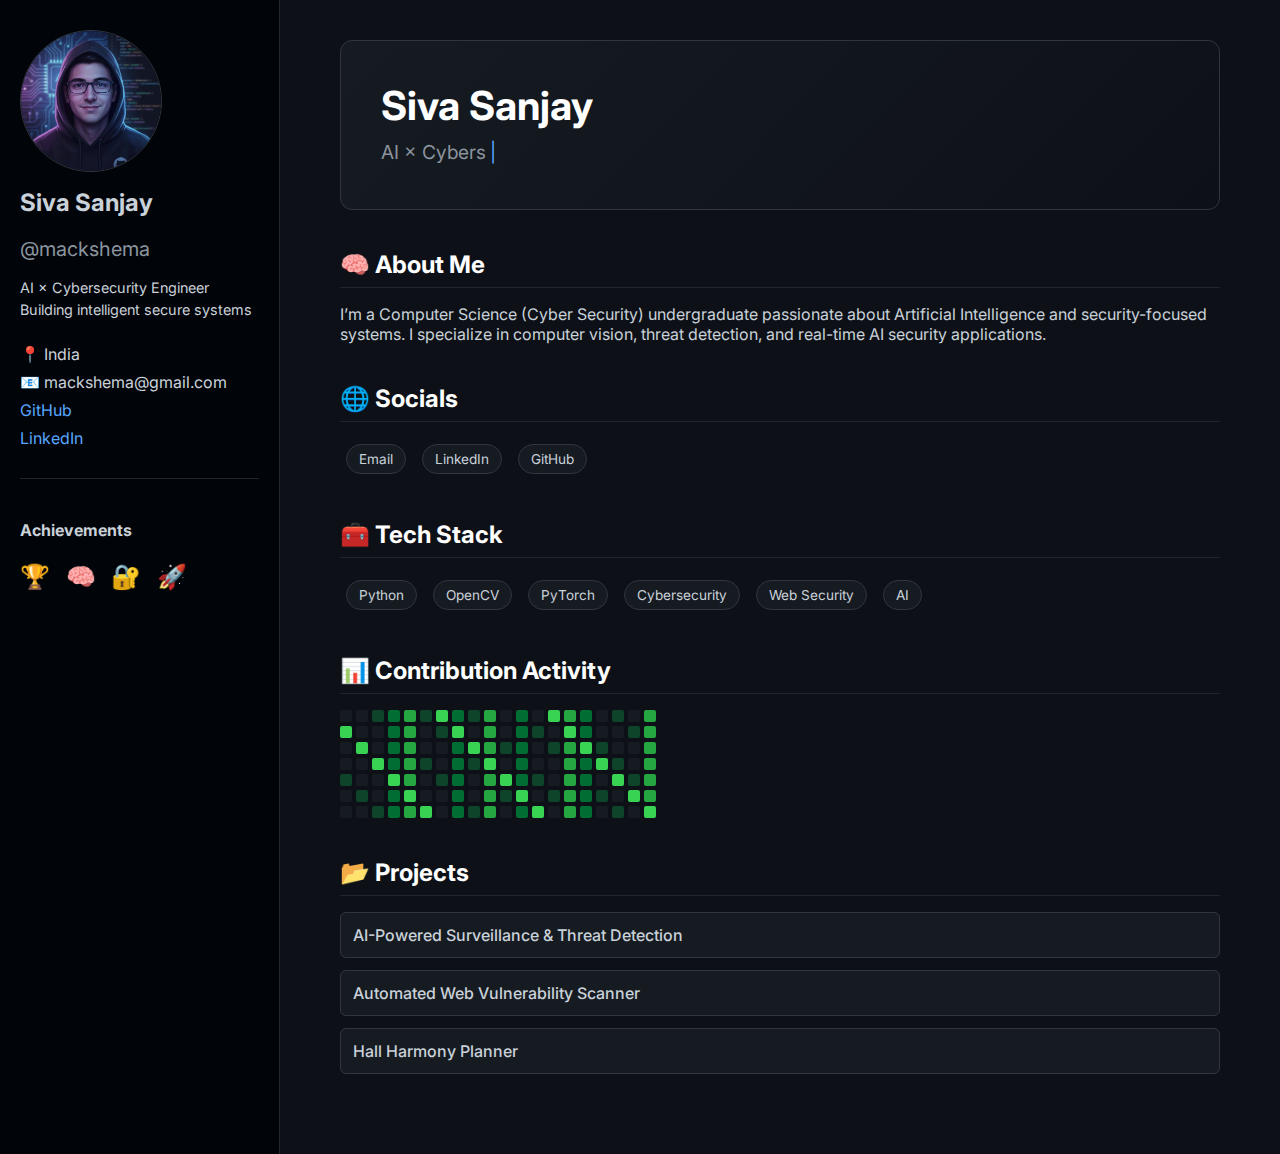
<file: index.html>
<!DOCTYPE html>
<html lang="en">

<head>
    <meta charset="UTF-8">
    <meta name="viewport" content="width=device-width, initial-scale=1.0">
    <title>Siva Sanjay - AI × Cybersecurity Engineer</title>
    <link rel="stylesheet" href="style.css">
    <link rel="preconnect" href="https://fonts.googleapis.com">
    <link rel="preconnect" href="https://fonts.gstatic.com" crossorigin>
    <link href="https://fonts.googleapis.com/css2?family=Inter:wght@400;500;600;700&display=swap" rel="stylesheet">
</head>

<body>
    <div class="github-layout">

        <!-- LEFT SIDEBAR -->
        <aside class="sidebar">
            <img src="assets/profile.png" alt="Profile Picture" class="profile-pic" />

            <h2>Siva Sanjay</h2>
            <p class="username">@mackshema</p>

            <p class="status">
                AI × Cybersecurity Engineer<br>
                Building intelligent secure systems
            </p>

            <div class="sidebar-links">
                <p>📍 India</p>
                <p>📧 mackshema@gmail.com</p>
                <a href="https://github.com/mackshema">GitHub</a>
                <a href="https://www.linkedin.com/in/siva-sanjay-muthu-t-823318304">LinkedIn</a>
            </div>

            <div class="achievements">
                <h4>Achievements</h4>
                <div class="badges">
                    🏆 🧠 🔐 🚀
                </div>
            </div>
        </aside>

        <!-- MAIN CONTENT -->
        <main class="content">

            <!-- HEADER / BANNER -->
            <section class="banner">
                <h1>Siva Sanjay</h1>
                <p id="typing" style="min-height: 1.5em;"></p>
            </section>

            <!-- ABOUT -->
            <section class="block">
                <h3>🧠 About Me</h3>
                <p>
                    I’m a Computer Science (Cyber Security) undergraduate passionate about
                    Artificial Intelligence and security-focused systems.
                    I specialize in computer vision, threat detection,
                    and real-time AI security applications.
                </p>
            </section>

            <!-- SOCIALS -->
            <section class="block">
                <h3>🌐 Socials</h3>
                <div class="social-chips">
                    <span>Email</span>
                    <span>LinkedIn</span>
                    <span>GitHub</span>
                </div>
            </section>

            <!-- TECH STACK -->
            <section class="block">
                <h3>🧰 Tech Stack</h3>
                <div class="tech-stack">
                    <span>Python</span>
                    <span>OpenCV</span>
                    <span>PyTorch</span>
                    <span>Cybersecurity</span>
                    <span>Web Security</span>
                    <span>AI</span>
                </div>
            </section>

            <!-- CONTRIBUTION ACTIVITY -->
            <section class="block">
                <h3>📊 Contribution Activity</h3>
                <div class="contrib-grid">
                    <div class="cell"></div>
                    <div class="cell"></div>
                    <div class="cell"></div>
                    <div class="cell"></div>
                    <div class="cell"></div>
                    <div class="cell"></div>
                    <div class="cell"></div>
                    <div class="cell"></div>
                    <div class="cell"></div>
                    <div class="cell"></div>
                    <div class="cell"></div>
                    <div class="cell"></div>
                    <div class="cell"></div>
                    <div class="cell"></div>
                    <div class="cell"></div>
                    <div class="cell"></div>
                    <div class="cell"></div>
                    <div class="cell"></div>
                    <div class="cell"></div>
                    <div class="cell"></div>
                    <div class="cell"></div>
                    <div class="cell"></div>
                    <div class="cell"></div>
                    <div class="cell"></div>
                    <div class="cell"></div>
                    <div class="cell"></div>
                    <div class="cell"></div>
                    <div class="cell"></div>
                    <div class="cell"></div>
                    <div class="cell"></div>
                    <div class="cell"></div>
                    <div class="cell"></div>
                    <div class="cell"></div>
                    <div class="cell"></div>
                    <div class="cell"></div>
                    <div class="cell"></div>
                    <div class="cell"></div>
                    <div class="cell"></div>
                    <div class="cell"></div>
                    <div class="cell"></div>
                    <div class="cell"></div>
                    <div class="cell"></div>
                    <div class="cell"></div>
                    <div class="cell"></div>
                    <div class="cell"></div>
                    <div class="cell"></div>
                    <div class="cell"></div>
                    <div class="cell"></div>
                    <div class="cell"></div>
                    <div class="cell"></div>
                    <div class="cell"></div>
                    <div class="cell"></div>
                    <div class="cell"></div>
                    <div class="cell"></div>
                    <div class="cell"></div>
                    <div class="cell"></div>
                    <div class="cell"></div>
                    <div class="cell"></div>
                    <div class="cell"></div>
                    <div class="cell"></div>
                    <div class="cell"></div>
                    <div class="cell"></div>
                    <div class="cell"></div>
                    <div class="cell"></div>
                    <div class="cell"></div>
                    <div class="cell"></div>
                    <div class="cell"></div>
                    <div class="cell"></div>
                    <div class="cell"></div>
                    <div class="cell"></div>
                    <div class="cell"></div>
                    <div class="cell"></div>
                    <div class="cell"></div>
                    <div class="cell"></div>
                    <div class="cell"></div>
                    <div class="cell"></div>
                    <div class="cell"></div>
                    <div class="cell"></div>
                    <div class="cell"></div>
                    <div class="cell"></div>
                    <div class="cell"></div>
                    <div class="cell"></div>
                    <div class="cell"></div>
                    <div class="cell"></div>
                    <div class="cell"></div>
                    <div class="cell"></div>
                    <div class="cell"></div>
                    <div class="cell"></div>
                    <div class="cell"></div>
                    <div class="cell"></div>
                    <div class="cell"></div>
                    <div class="cell"></div>
                    <div class="cell"></div>
                    <div class="cell"></div>
                    <div class="cell"></div>
                    <div class="cell"></div>
                    <div class="cell"></div>
                    <div class="cell"></div>
                    <div class="cell"></div>
                    <div class="cell"></div>
                    <div class="cell"></div>
                    <div class="cell"></div>
                    <div class="cell"></div>
                    <div class="cell"></div>
                    <div class="cell"></div>
                    <div class="cell"></div>
                    <div class="cell"></div>
                    <div class="cell"></div>
                    <div class="cell"></div>
                    <div class="cell"></div>
                    <div class="cell"></div>
                    <div class="cell"></div>
                    <div class="cell"></div>
                    <div class="cell"></div>
                    <div class="cell"></div>
                    <div class="cell"></div>
                    <div class="cell"></div>
                    <div class="cell"></div>
                    <div class="cell"></div>
                    <div class="cell"></div>
                    <div class="cell"></div>
                    <div class="cell"></div>
                    <div class="cell"></div>
                    <div class="cell"></div>
                    <div class="cell"></div>
                    <div class="cell"></div>
                    <div class="cell"></div>
                    <div class="cell"></div>
                    <div class="cell"></div>
                    <div class="cell"></div>
                    <div class="cell"></div>
                    <div class="cell"></div>
                    <div class="cell"></div>
                    <div class="cell"></div>
                    <div class="cell"></div>
                    <div class="cell"></div>
                    <div class="cell"></div>
                    <div class="cell"></div>
                    <div class="cell"></div>
                    <div class="cell"></div>
                </div>
            </section>

            <!-- PROJECTS -->
            <section class="block">
                <h3>📂 Projects</h3>

                <details>
                    <summary>AI-Powered Surveillance & Threat Detection</summary>
                    <p>
                        Real-time AI system detecting violence, weapons, and fire using
                        computer vision and deep learning.
                    </p>
                </details>

                <details>
                    <summary>Automated Web Vulnerability Scanner</summary>
                    <p>
                        Tool to identify XSS and SQL Injection vulnerabilities
                        with structured reporting.
                    </p>
                </details>

                <details>
                    <summary>Hall Harmony Planner</summary>
                    <p>
                        Smart exam hall seat allocation system using constraint logic.
                    </p>
                </details>
            </section>

        </main>
    </div>
    <script src="script.js"></script>
</body>

</html>
</file>
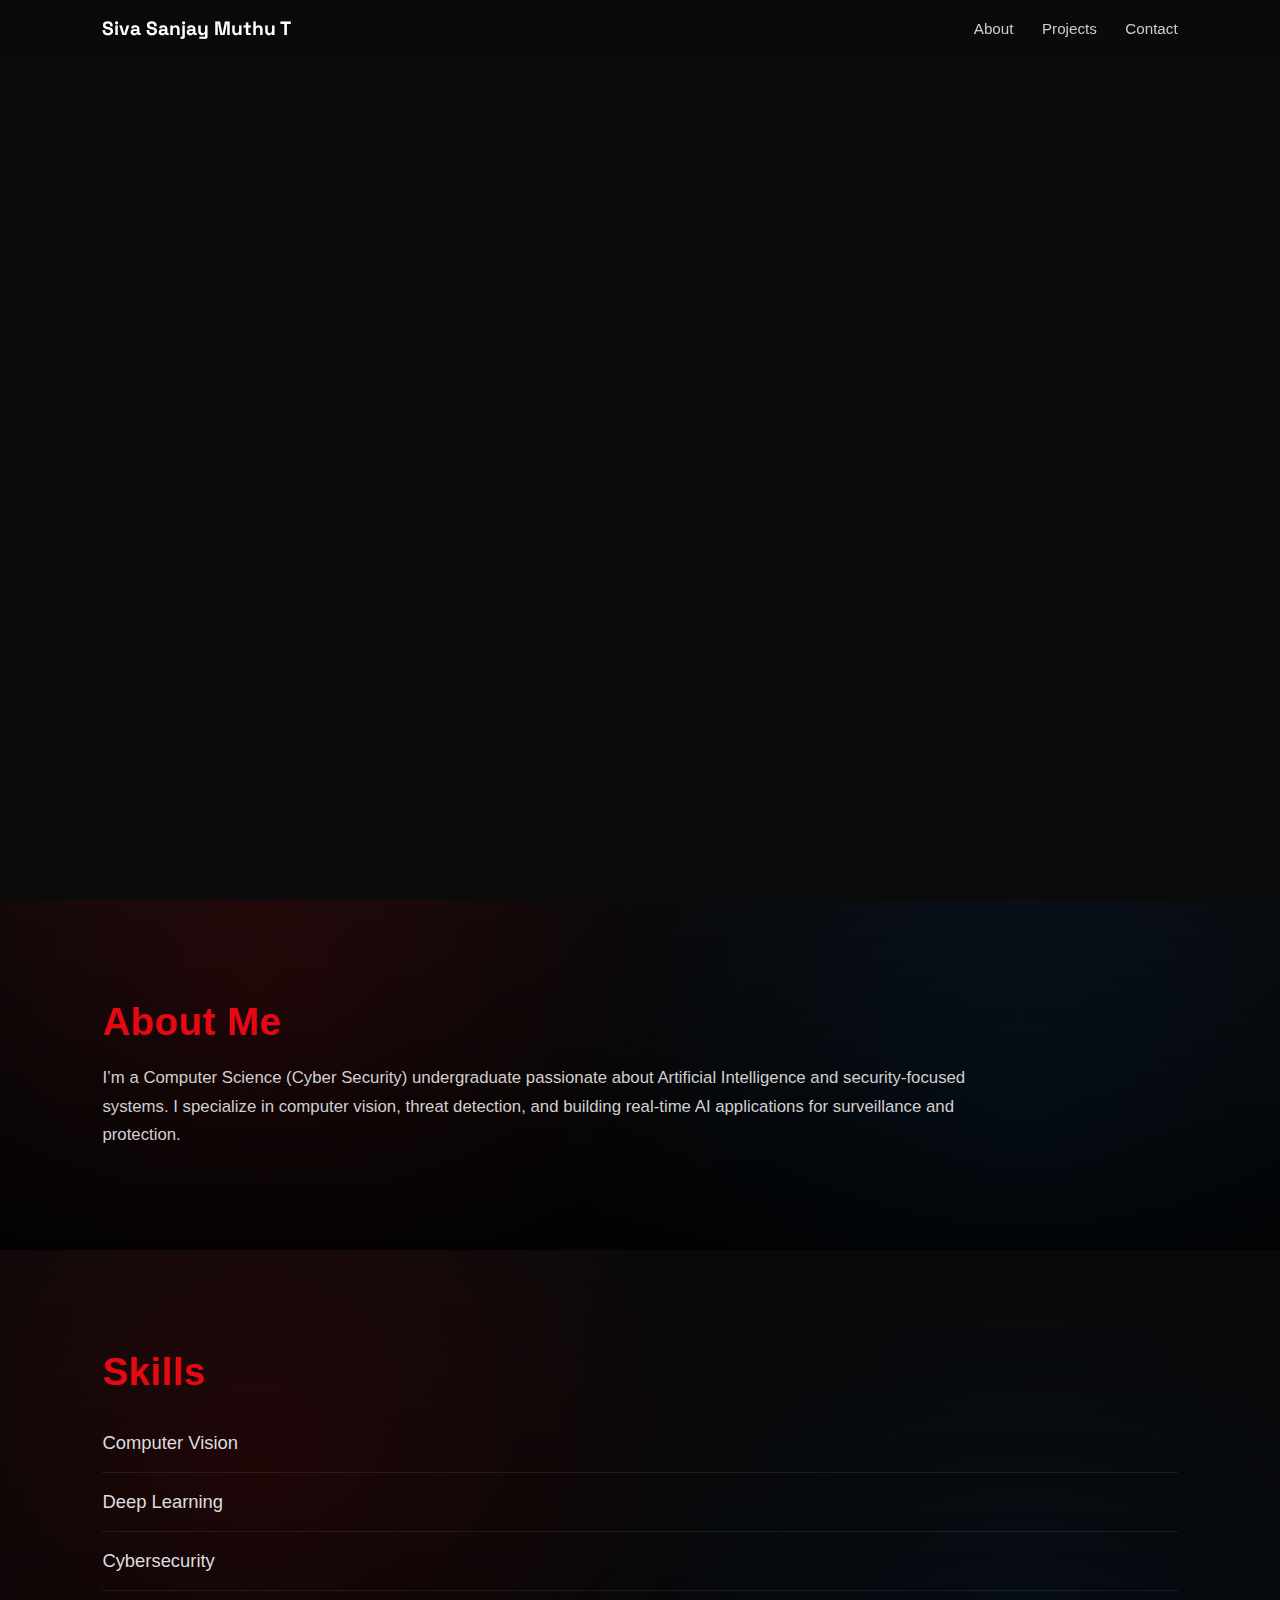
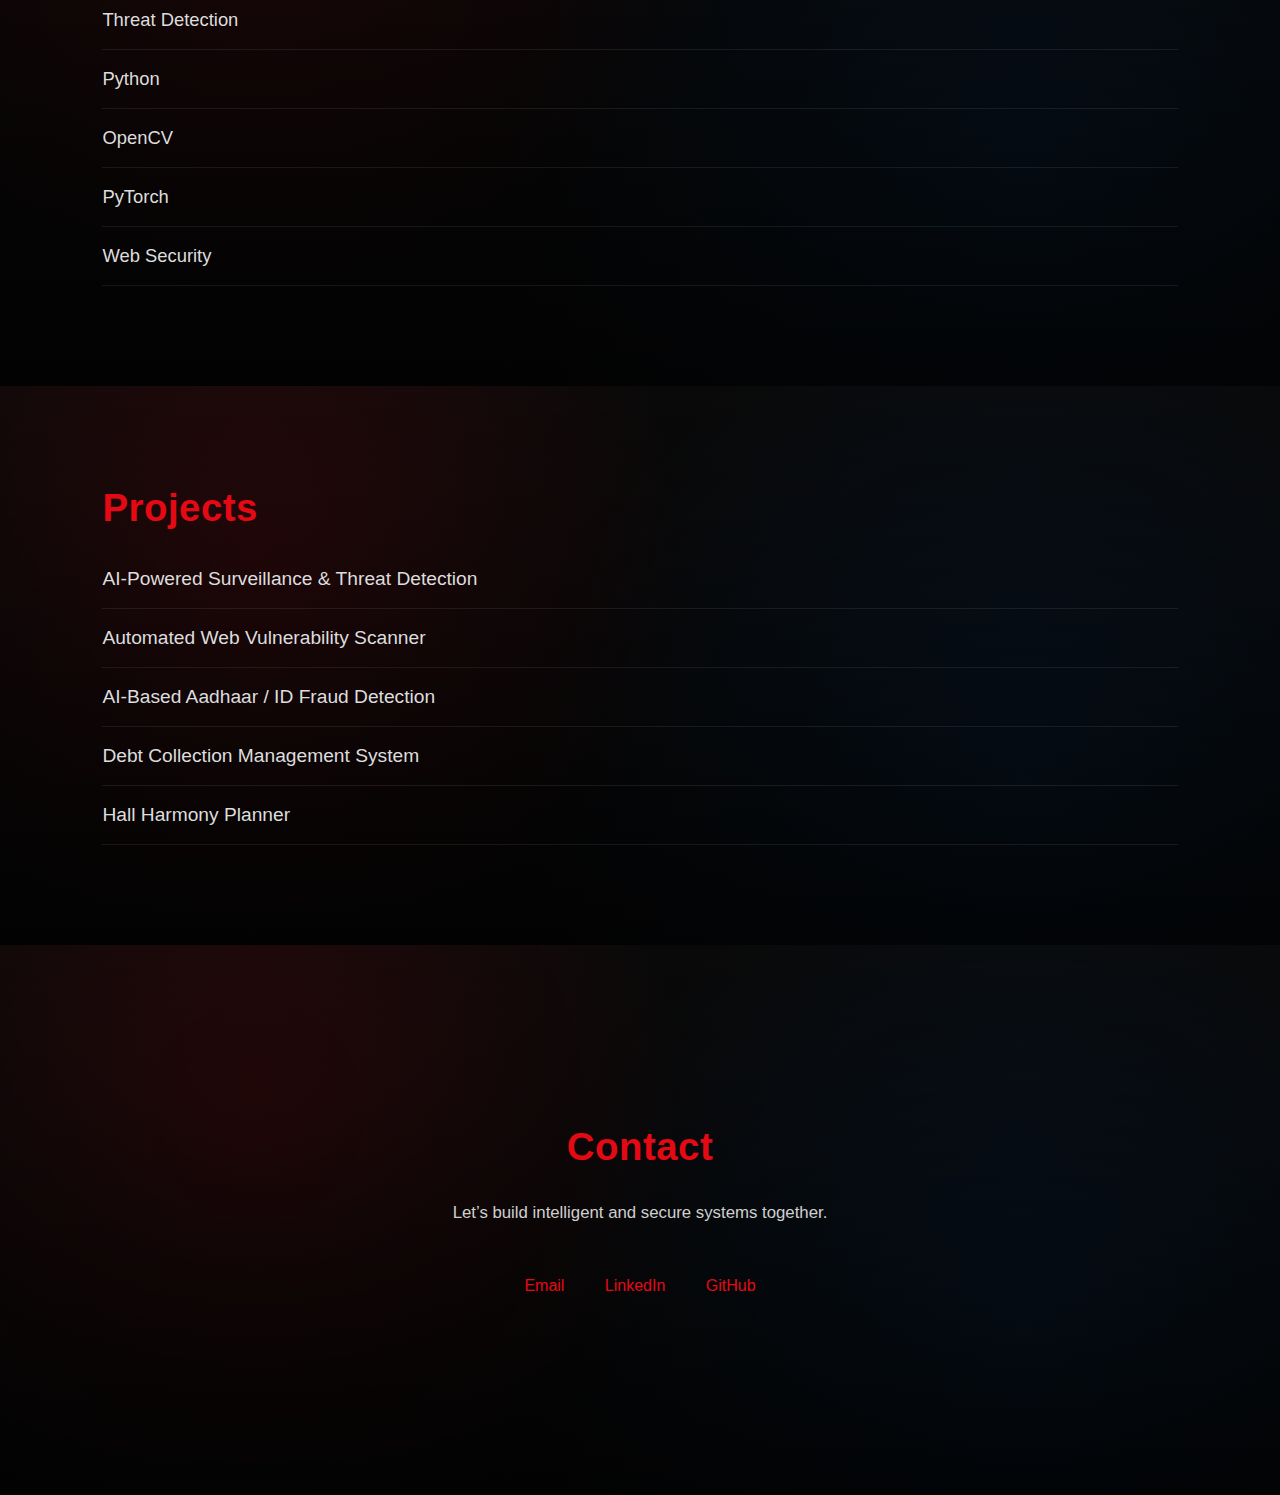
<file: portfolio/index.html>
<!DOCTYPE html>
<html lang="en">

<head>
    <meta charset="UTF-8" />
    <meta name="viewport" content="width=device-width, initial-scale=1.0" />
    <title>Siva Sanjay | AI × Cybersecurity</title>
    <link rel="preconnect" href="https://fonts.googleapis.com">
    <link rel="preconnect" href="https://fonts.gstatic.com" crossorigin>
    <link
        href="https://fonts.googleapis.com/css2?family=Inter:wght@400;500;600;700&family=Space+Grotesk:wght@500;600;700&display=swap"
        rel="stylesheet">
    <link rel="stylesheet" href="style.css" />
</head>

<body>

    <!-- NAVBAR -->
    <header class="navbar">
        <div class="nav-logo">Siva Sanjay Muthu T</div>
        <nav>
            <a href="#about">About</a>
            <a href="#projects">Projects</a>
            <a href="#contact">Contact</a>
        </nav>
    </header>

    <!-- HERO SECTION -->
    <section class="hero page-intro">
        <div class="hero-text">
            <h1>Hi, I’m <span>Siva Sanjay</span></h1>
            <h2>AI × Cybersecurity Engineer</h2>

            <p id="typing"></p>

            <div class="buttons">
                <a href="#projects">View Projects</a>
                <a href="#contact" class="outline">Contact Me</a>
            </div>
        </div>

        <div class="hero-image">
            <img src="assets/profile.png" alt="Siva Sanjay">
        </div>
    </section>

    <!-- ABOUT & SKILLS PAGE -->
    <section id="about" class="section reveal">
        <h2>About Me</h2>
        <p>
            I’m a Computer Science (Cyber Security) undergraduate passionate about
            Artificial Intelligence and security-focused systems. I specialize in
            computer vision, threat detection, and building real-time AI applications
            for surveillance and protection.
        </p>
    </section>

    <!-- SKILLS SECTION -->
    <section class="section reveal">
        <h2>Skills</h2>

        <div class="skill-item">
            <div class="skill-title">Computer Vision</div>
            <div class="skill-desc">
                Used to analyze live video feeds for surveillance, threat detection,
                and behavioral pattern recognition.
            </div>
        </div>

        <div class="skill-item">
            <div class="skill-title">Deep Learning</div>
            <div class="skill-desc">
                Applied deep learning models for object detection, age estimation,
                and real-time AI systems.
            </div>
        </div>

        <div class="skill-item">
            <div class="skill-title">Cybersecurity</div>
            <div class="skill-desc">
                Hands-on experience in network security, vulnerability analysis,
                and secure system design.
            </div>
        </div>

        <div class="skill-item">
            <div class="skill-title">Threat Detection</div>
            <div class="skill-desc">
                Built AI systems capable of detecting violence, weapons,
                and suspicious activities in real time.
            </div>
        </div>

        <div class="skill-item">
            <div class="skill-title">Python</div>
            <div class="skill-desc">
                Primary language used for AI development, automation,
                and security-focused applications.
            </div>
        </div>

        <div class="skill-item">
            <div class="skill-title">OpenCV</div>
            <div class="skill-desc">
                Used for real-time image processing and video-based
                computer vision applications.
            </div>
        </div>

        <div class="skill-item">
            <div class="skill-title">PyTorch</div>
            <div class="skill-desc">
                Framework used to train and deploy deep learning models
                for vision-based tasks.
            </div>
        </div>

        <div class="skill-item">
            <div class="skill-title">Web Security</div>
            <div class="skill-desc">
                Experience testing web vulnerabilities such as
                XSS and SQL Injection.
            </div>
        </div>
    </section>

    <!-- PROJECTS -->
    <section id="projects" class="section reveal">
        <h2>Projects</h2>

        <div class="project-item">
            <div class="project-title">AI-Powered Surveillance & Threat Detection</div>
            <div class="project-desc">
                AI-driven surveillance system that detects violence, weapons, and fire
                in real time for public safety and monitored environments.
            </div>
        </div>

        <div class="project-item">
            <div class="project-title">Automated Web Vulnerability Scanner</div>
            <div class="project-desc">
                Automated tool for identifying XSS and SQL injection vulnerabilities
                with structured security reports.
            </div>
        </div>

        <div class="project-item">
            <div class="project-title">AI-Based Aadhaar / ID Fraud Detection</div>
            <div class="project-desc">
                Biometric consistency verification system designed to flag
                identity misuse and fraud.
            </div>
        </div>

        <div class="project-item">
            <div class="project-title">Debt Collection Management System</div>
            <div class="project-desc">
                Full-stack system to manage debts, payments, and customer workflows
                with secure role-based access.
            </div>
        </div>

        <div class="project-item">
            <div class="project-title">Hall Harmony Planner</div>
            <div class="project-desc">
                Smart exam hall seat allocation system with constraint-based logic
                and visual layout generation.
            </div>
        </div>
    </section>

    <!-- CONTACT -->
    <section id="contact" class="section contact-section reveal">
        <h2>Contact</h2>

        <p class="contact-text">
            Let’s build intelligent and secure systems together.
        </p>

        <div class="contact-links">
            <a href="mailto:mackshema@gmail.com">Email</a>
            <a href="https://www.linkedin.com/in/siva-sanjay-muthu-t-823318304?utm_source=share&utm_campaign=share_via&utm_content=profile&utm_medium=android_app"
                target="_blank">
                LinkedIn
            </a>
            <a href="https://github.com/mackshema" target="_blank">
                GitHub
            </a>
        </div>
    </section>

    <script src="script.js"></script>
</body>

</html>
</file>
<file: style.css>
body {
  margin: 0;
  font-family: 'Inter', sans-serif;
  background: #0d1117;
  color: #c9d1d9;
}

.github-layout {
  display: grid;
  grid-template-columns: 280px 1fr;
  min-height: 100vh;
}

/* SIDEBAR */
.sidebar {
  background: #010409;
  padding: 30px 20px;
  border-right: 1px solid #21262d;
}

.profile-pic {
  width: 140px;
  height: 140px;
  /* Added height to ensure circular aspect ratio if image isn't square */
  object-fit: cover;
  /* Ensure image covers the circle */
  border-radius: 50%;
  display: block;
  margin-bottom: 16px;
  border: 1px solid #30363d;
  /* Optional: adds a subtle border like GitHub */
}

.username {
  color: #8b949e;
  font-size: 1.25rem;
  /* Adjusted for better visibility */
  margin-bottom: 16px;
}

.sidebar h2 {
  margin-top: 0;
  margin-bottom: 4px;
  /* Tighter spacing */
  font-size: 1.5rem;
}

.status {
  font-size: 0.9rem;
  margin: 16px 0;
  line-height: 1.5;
}

.sidebar-links {
  margin-top: 24px;
}

.sidebar-links p {
  margin: 8px 0;
  display: flex;
  align-items: center;
  gap: 8px;
  /* Space between icon and text */
}

.sidebar-links a {
  display: block;
  color: #58a6ff;
  text-decoration: none;
  margin: 8px 0;
}

.sidebar-links a:hover {
  text-decoration: underline;
}

/* CONTENT */
.content {
  padding: 40px 60px;
}

.banner {
  background: linear-gradient(135deg, #161b22, #0d1117);
  padding: 40px;
  /* increased padding */
  border-radius: 12px;
  margin-bottom: 40px;
  border: 1px solid #30363d;
}

.banner h1 {
  margin-top: 0;
  margin-bottom: 10px;
  font-size: 2.5rem;
  color: #fff;
}

.banner p {
  margin: 0;
  font-size: 1.2rem;
  color: #8b949e;
}

.block {
  margin-bottom: 40px;
}

.block h3 {
  margin-bottom: 16px;
  font-size: 1.5rem;
  border-bottom: 1px solid #21262d;
  padding-bottom: 8px;
  color: #fff;
}

/* CHIPS */
.social-chips span,
.tech-stack span {
  display: inline-block;
  background: #161b22;
  border: 1px solid #30363d;
  padding: 6px 12px;
  border-radius: 20px;
  margin: 6px;
  font-size: 0.85rem;
  color: #c9d1d9;
  transition: all 0.2s ease;
}

.social-chips span:hover,
.tech-stack span:hover {
  background: #21262d;
  border-color: #8b949e;
  color: #58a6ff;
  cursor: default;
}

.achievements {
  margin-top: 30px;
  border-top: 1px solid #21262d;
  padding-top: 20px;
}

.badges {
  font-size: 1.5rem;
  letter-spacing: 0.2em;
}

/* TYPING EFFECT */
#typing::after {
  content: "|";
  margin-left: 4px;
  animation: blink 1s infinite;
  color: #58a6ff;
}

@keyframes blink {
  50% {
    opacity: 0;
  }
}

/* CONTRIBUTION GRID */
.contrib-grid {
  display: grid;
  grid-template-columns: repeat(20, 12px);
  gap: 4px;
  margin-top: 16px;
}

.cell {
  width: 12px;
  height: 12px;
  background: #161b22;
  border-radius: 2px;
}

/* Simulated activity levels */
.cell:nth-child(3n) {
  background: #0e4429;
}

.cell:nth-child(4n) {
  background: #006d32;
}

.cell:nth-child(5n) {
  background: #26a641;
}

.cell:nth-child(7n) {
  background: #39d353;
}

/* PROJECTS */
details {
  background: #161b22;
  border: 1px solid #30363d;
  border-radius: 6px;
  padding: 12px;
  margin-bottom: 12px;
}

summary {
  cursor: pointer;
  font-weight: 500;
  color: #c9d1d9;
  list-style: none;
  /* Hide default triangle in some browsers if desired, but keeping default is fine too. GitHub uses custom arrows. */
}

/* Custom arrow styling if standard list-style isn't enough, but user didn't ask for it. 
   Keeping it simple as requested. */

details p {
  margin: 12px 0 0 0;
  color: #8b949e;
  font-size: 0.95rem;
  line-height: 1.5;
}

/* RESPONSIVE / MOBILE */
@media (max-width: 900px) {
  .github-layout {
    grid-template-columns: 1fr;
  }

  .sidebar {
    border-right: none;
    border-bottom: 1px solid #21262d;
  }

  .content {
    padding: 30px 20px;
  }

  .profile-pic {
    width: 110px;
    height: 110px;
  }

  .banner h1 {
    font-size: 2rem;
  }
}
</file>
<file: portfolio/style.css>
* {
    margin: 0;
    padding: 0;
    box-sizing: border-box;
    font-family: "Segoe UI", sans-serif;
}

/* FONTS */
body {
    font-family: "Inter", sans-serif;
    background: #0b0b0b;
    color: #ffffff;
}

/* NAVBAR */
.navbar {
    position: fixed;
    top: 0;
    width: 100%;
    padding: 16px 8%;
    display: flex;
    justify-content: space-between;
    align-items: center;
    background: rgba(10, 10, 10, 0.65);
    backdrop-filter: blur(6px);
    z-index: 1000;
    transition: background 0.3s ease;
}

.navbar.scrolled {
    background: rgba(10, 10, 10, 0.85);
}

.nav-logo {
    font-weight: 700;
    font-size: 1.2rem;
    font-family: "Space Grotesk", sans-serif;
}

.navbar a {
    margin-left: 24px;
    color: #ccc;
    text-decoration: none;
    font-weight: 500;
    font-size: 0.95rem;
    transition: color 0.3s ease;
}

.navbar a:hover {
    color: #fff;
}

/* PAGE LOAD INTRO */
.page-intro {
    opacity: 0;
    transform: translateY(20px);
    animation: pageIntro 0.8s ease forwards;
}

@keyframes pageIntro {
    to {
        opacity: 1;
        transform: translateY(0);
    }
}

.hero h1,
.hero h2 {
    font-family: "Space Grotesk", sans-serif;
}

/* HERO SECTION - CINEMATIC */
.hero {
    position: relative;
    overflow: hidden;
    min-height: 100vh;
    display: flex;
    align-items: center;
    justify-content: space-between;
    /* Ensure layout is spaced */
    padding: 60px;
}

/* CINEMATIC BACKGROUND LIGHT */
.hero::before {
    content: "";
    position: absolute;
    inset: 0;
    background:
        radial-gradient(circle at 70% 40%, rgba(229, 9, 20, 0.28), transparent 42%),
        radial-gradient(circle at 30% 60%, rgba(0, 120, 255, 0.18), transparent 45%);
    z-index: 0;
}

/* CINEMATIC GRAIN */
.hero::after {
    content: "";
    position: absolute;
    inset: 0;
    background-image: url("data:image/svg+xml,%3Csvg xmlns='http://www.w3.org/2000/svg' width='120' height='120'%3E%3Cfilter id='n'%3E%3CfeTurbulence type='fractalNoise' baseFrequency='0.8' numOctaves='4' stitchTiles='stitch'/%3E%3C/filter%3E%3Crect width='120' height='120' filter='url(%23n)' opacity='0.035'/%3E%3C/svg%3E");
    pointer-events: none;
    z-index: 1;
}

.hero-text {
    max-width: 600px;
    position: relative;
    z-index: 2;
}

.hero-text h1 {
    font-size: 3.5rem;
}

.hero-text h1 span {
    color: #e50914;
}

.hero-text h2 {
    margin: 10px 0;
    color: #aaaaaa;
}

.hero-text p {
    margin: 20px 0;
    line-height: 1.6;
    color: #cccccc;
}

.buttons a {
    text-decoration: none;
    padding: 12px 25px;
    margin-right: 10px;
    background: #e50914;
    color: white;
    border-radius: 4px;
}

.buttons .outline {
    background: transparent;
    border: 1px solid #e50914;
}

/* HERO IMAGE */
.hero-image {
    position: relative;
    z-index: 2;
}

.hero-image img {
    width: 380px;
    max-width: 90vw;
    border-radius: 16px;
    box-shadow:
        0 0 60px rgba(229, 9, 20, 0.45),
        0 0 140px rgba(0, 0, 0, 0.9);
}

/* MOBILE OPTIMIZATION */
@media (max-width: 768px) {
    .hero {
        flex-direction: column;
        text-align: center;
        padding-top: 120px;
    }

    .hero-image {
        margin-top: 40px;
    }

    .hero-image img {
        width: 280px;
    }

    .hero-text h1 {
        font-size: 2.5rem;
    }
}

/* NETFLIX STYLE BACKGROUND */
.section {
    position: relative;
    padding: 100px 8%;
    overflow: hidden;
    background: #0b0b0b;
}

/* CINEMATIC GRADIENT LAYERS */
.section::before {
    content: "";
    position: absolute;
    inset: 0;
    background:
        radial-gradient(circle at 20% 30%, rgba(229, 9, 20, 0.18), transparent 40%),
        radial-gradient(circle at 80% 70%, rgba(0, 120, 255, 0.14), transparent 45%);
    z-index: 0;
}

.section::after {
    content: "";
    position: absolute;
    inset: 0;
    background: linear-gradient(to bottom,
            rgba(0, 0, 0, 0.2),
            rgba(0, 0, 0, 0.8));
    z-index: 0;
}

/* CONTENT ABOVE BACKGROUND */
.section>* {
    position: relative;
    z-index: 1;
}

.section h2 {
    font-size: 2.4rem;
    color: #e50914;
    margin-bottom: 20px;
    letter-spacing: 0.5px;
}

.section p {
    max-width: 900px;
    line-height: 1.7;
    color: #d0d0d0;
    font-size: 1.05rem;
}

/* SKILLS - DROPDOWN STYLE */
.skill-item {
    border-bottom: 1px solid rgba(255, 255, 255, 0.08);
    padding: 18px 0;
}

/* SKILL TITLE */
.skill-title {
    font-size: 1.15rem;
    color: #ddd;
    cursor: pointer;
    transition: 0.3s ease;
}

.skill-title:hover {
    color: #fff;
    padding-left: 10px;
}

/* DROP DESCRIPTION */
.skill-desc {
    max-height: 0;
    overflow: hidden;
    opacity: 0;
    transform: translateY(-10px);
    transition: all 0.35s ease;
    padding-left: 14px;
    color: #ccc;
    font-size: 0.95rem;
    border-left: 3px solid #e50914;
}

/* ACTIVE */
.skill-item.active .skill-desc {
    max-height: 200px;
    opacity: 1;
    transform: translateY(0);
    margin-top: 14px;
}

/* PROJECT SECTION CLEAN LAYOUT */
.project {
    padding: 28px 0;
    border-bottom: 1px solid rgba(255, 255, 255, 0.08);
    transition: border-color 0.3s ease;
}

.project:hover {
    border-color: rgba(255, 255, 255, 0.2);
}

.project h3 {
    margin-bottom: 8px;
    font-size: 1.3rem;
    font-weight: 600;
}

.project p {
    color: #bbb;
    max-width: 700px;
    line-height: 1.5;
}

.project span {
    display: block;
    margin-top: 10px;
    font-size: 0.85rem;
    color: #888;
    font-family: "Space Grotesk", sans-serif;
}

/* REMOVED OLD CARDS - CLEAN LIST NOW */


/* CONTACT */
.contact-section {
    text-align: center;
    padding: 180px 8% 200px;
}

.contact-text {
    margin: 30px auto 50px;
    max-width: 600px;
    font-size: 1.1rem;
    color: #ccc;
}

.contact-links a {
    margin: 0 18px;
    color: #e50914;
    text-decoration: none;
    font-weight: 500;
    font-size: 1rem;
}

.contact-links a:hover {
    text-decoration: underline;
}

/* HERO IMAGE CONTAINER */
.hero-image {
    position: relative;
}

/* MAIN PHOTO */
.main-photo {
    width: 360px;
    border-radius: 14px;
    position: relative;
    z-index: 2;
    box-shadow: 0 0 40px rgba(229, 9, 20, 0.4);
}



/* PROJECT SECTION - DROPDOWN STYLE */
.project-item {
    border-bottom: 1px solid rgba(255, 255, 255, 0.08);
    padding: 18px 0;
}

/* PROJECT TITLE */
.project-title {
    font-size: 1.2rem;
    color: #ddd;
    cursor: pointer;
    position: relative;
    transition: 0.3s ease;
}

.project-title:hover {
    color: #fff;
    padding-left: 10px;
}

/* DROP DESCRIPTION */
.project-desc {
    max-height: 0;
    overflow: hidden;
    opacity: 0;
    transform: translateY(-10px);
    transition: all 0.35s ease;
    padding-left: 14px;
    color: #ccc;
    font-size: 0.95rem;
    border-left: 3px solid #e50914;
    margin-top: 0;
}

/* ACTIVE STATE */
.project-item.active .project-desc {
    max-height: 200px;
    opacity: 1;
    transform: translateY(0);
    margin-top: 14px;
}

.skill-group {
    margin-top: 50px;
    margin-bottom: 20px;
    font-size: 1.4rem;
    color: #e50914;
}

/* MOBILE OPTIMIZATION */
@media (max-width: 768px) {
    .hero {
        flex-direction: column;
        text-align: center;
        padding-top: 120px;
    }

    .hero-image {
        margin-top: 40px;
    }

    .hero-image img {
        width: 280px;
    }

    .hero-text h1 {
        font-size: 2.5rem;
    }

    .project-item {
        font-size: 1.05rem;
    }

    .project-info,
    .skill-info {
        font-size: 0.9rem;
    }

    .skills-grid {
        gap: 14px;
    }
}
</file>
